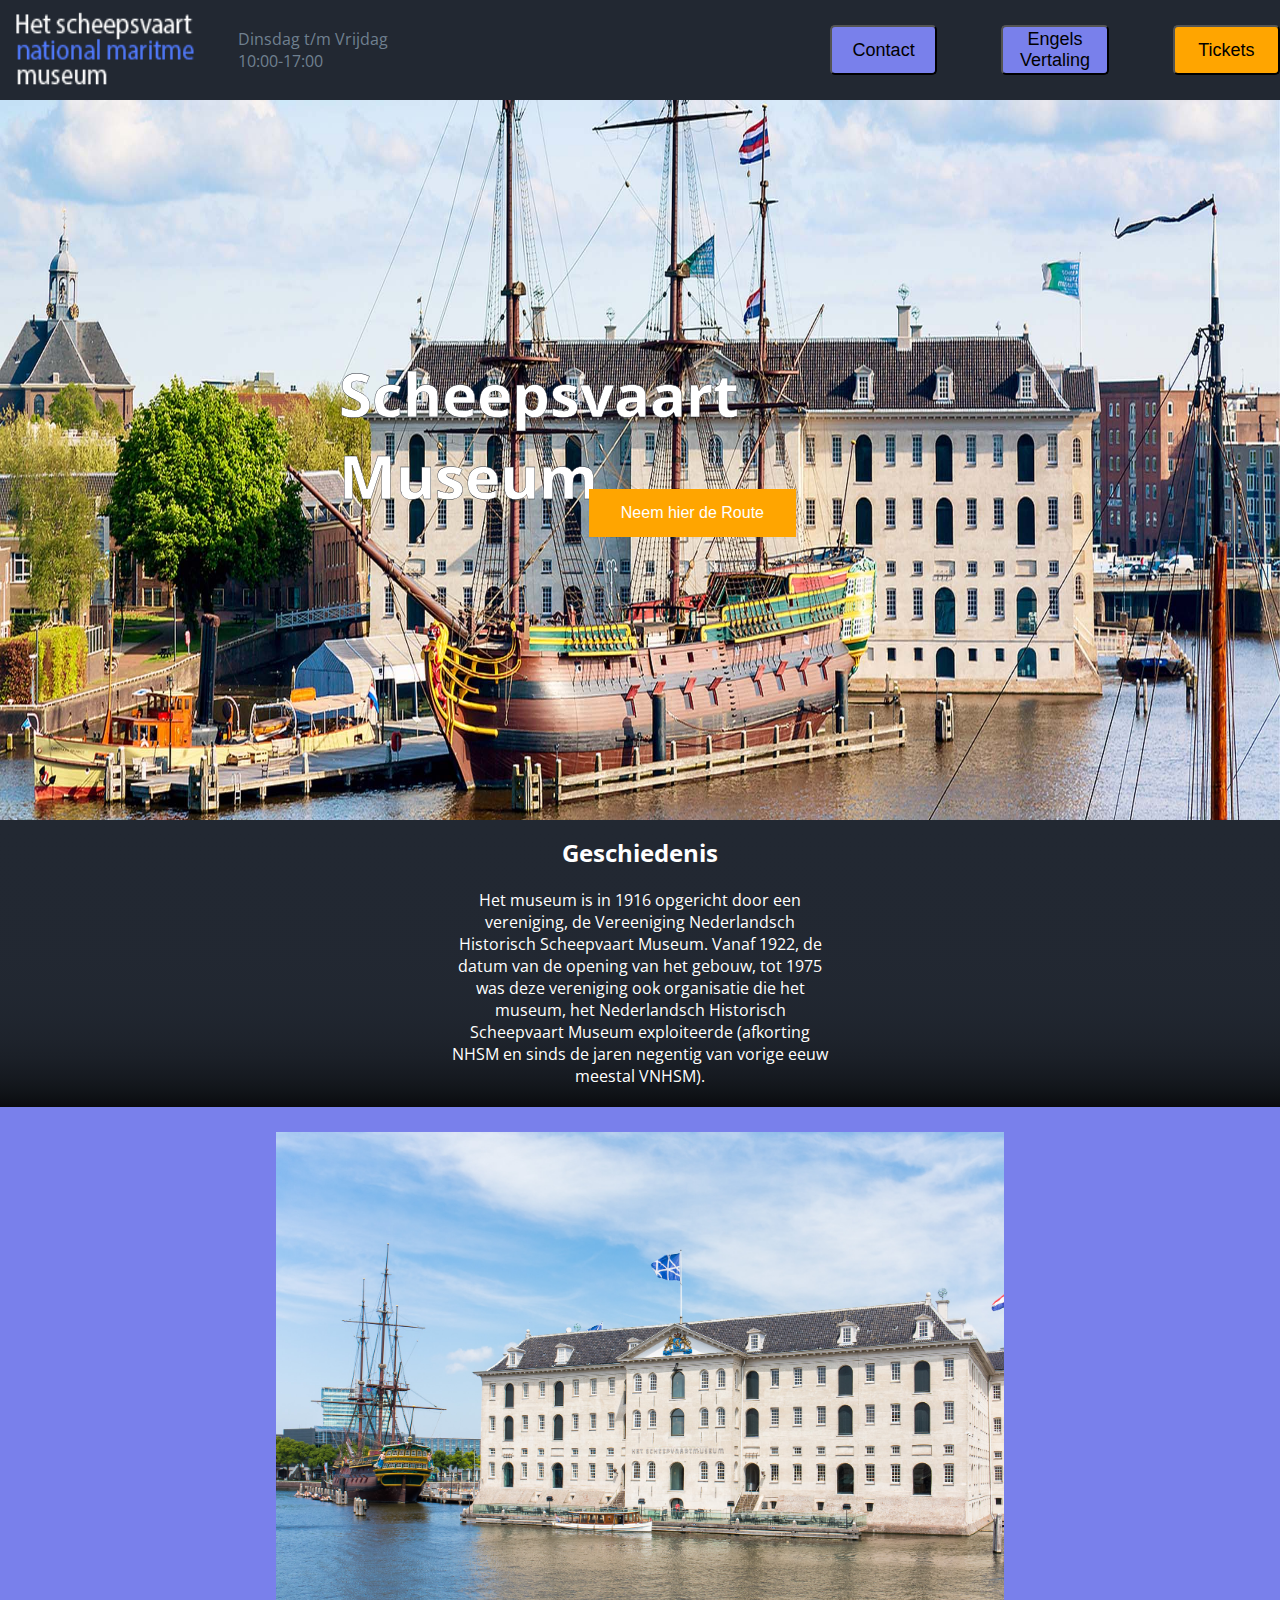
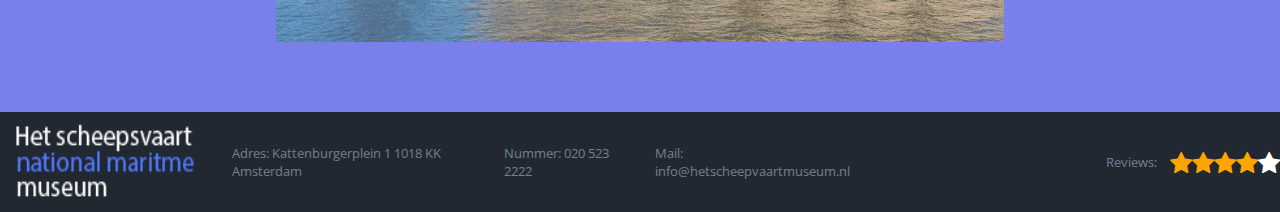
<file: web/index.html>
<!DOCTYPE html>
<html lang="en">
<head>
    <meta charset="UTF-8">
    <meta http-equiv="X-UA-Compatible" content="IE=edge">
    <meta name="viewport" content="width=device-width, initial-scale=1.0">
    <link rel="preconnect" href="https://fonts.googleapis.com/%22%3E">
    <link rel="preconnect" href="https://fonts.gstatic.com/crossorigin">
    <link rel="stylesheet" href="https://cdnjs.cloudflare.com/ajax/libs/font-awesome/4.7.0/css/font-awesome.min.css">
    <link href="https://fonts.googleapis.com/css2?family=Open+Sans:ital,wght@0,400;0,500;1,400&display=swap" rel="stylesheet">
    <link rel="stylesheet" href="style.css">
    <title>BO-Museum_Online</title>
</head>
<body>

    <header>
        <img id= "fotoheader" src="img/museumlogo.png" alt="Foto scheepsvaart museum">
 
        <p id= "openingstijden">Dinsdag t/m Vrijdag 10:00-17:00</p>
 
        <button class= "knop" id= "contact" onclick="window.scrollTo(0,document.body.scrollHeight);">Contact</button>
        <button class= "knop" id= "route"><a href="engels.html">Engels Vertaling</a></button>
        <button class= "knop" id= "tickets" onclick="window.open('https://tickets.hetscheepvaartmuseum.nl/nl/tickets')">Tickets</button>
   
    </header>
 
    <div id="centered">
        <h1 >Scheepsvaart Museum</h1>
    </div>
    <button id= "knoproute"><a href="route.html">Neem hier de Route</a></button>
    <img class="Frontfoto" src="img/scheepvaartmuseum.jpg" alt="Foto van het scheepsvaart museum met de boot">
 
    <article class="textbox">
        <h2>Geschiedenis</h2>
        <p>Het museum is in 1916 opgericht door een vereniging, de Vereeniging
            Nederlandsch Historisch Scheepvaart Museum. Vanaf 1922, de
            datum van de opening van het gebouw, tot 1975 was deze vereniging
            ook organisatie die het museum, het Nederlandsch Historisch
            Scheepvaart Museum exploiteerde (afkorting NHSM en sinds de
            jaren negentig van vorige eeuw meestal VNHSM).</p>
    </article>


    <div id="slideshow">
        <div class="slide-wrapper">

        <!-- Define each of the slides
         and write the content -->

            <div class="slide">
                <img class= "fotoslide2" src="img/FotoSlide1.jpg" alt="FotoMuseum1">
            </div>
            <div class="slide">
                <img class= "fotoslide2" src="img/fotoslide2.jpg" alt="">
            </div>
            <div class="slide">
                <img class= "fotoslide2" src="img/fotoslide3.jpg" alt="">
            </div>
            <div class="slide">
                <img class= "fotoslide2" src="img/fotoslide4.jpg" alt="">
            </div>
            <div class="slide">
                <img class= "fotoslide2" src="img/fotoslide5.jpg" alt="">
            </div>
        </div>
    </div>
 
    <footer>
        <img id= "footerfoto" src="img/museumlogo.png" alt="Foto scheepsvaart museum">
        <p id= "contactgegevens1">
            Adres:
            Kattenburgerplein 1
            1018 KK Amsterdam
        </p>
        <p id= "contactgegevens2">
            Nummer: 020 523 2222
        </p>
        <p id= "contactgegevens3">
            Mail: info@hetscheepvaartmuseum.nl
        </p>

        <p id= "revieuwp">Reviews:</p>

        <span class="fa fa-star checked"></span>
        <span class="fa fa-star checked"></span>
        <span class="fa fa-star checked"></span>
        <span class="fa fa-star checked"></span>
        <span class="fa fa-star"></span>

    </footer>
</body>
</html>
</file>
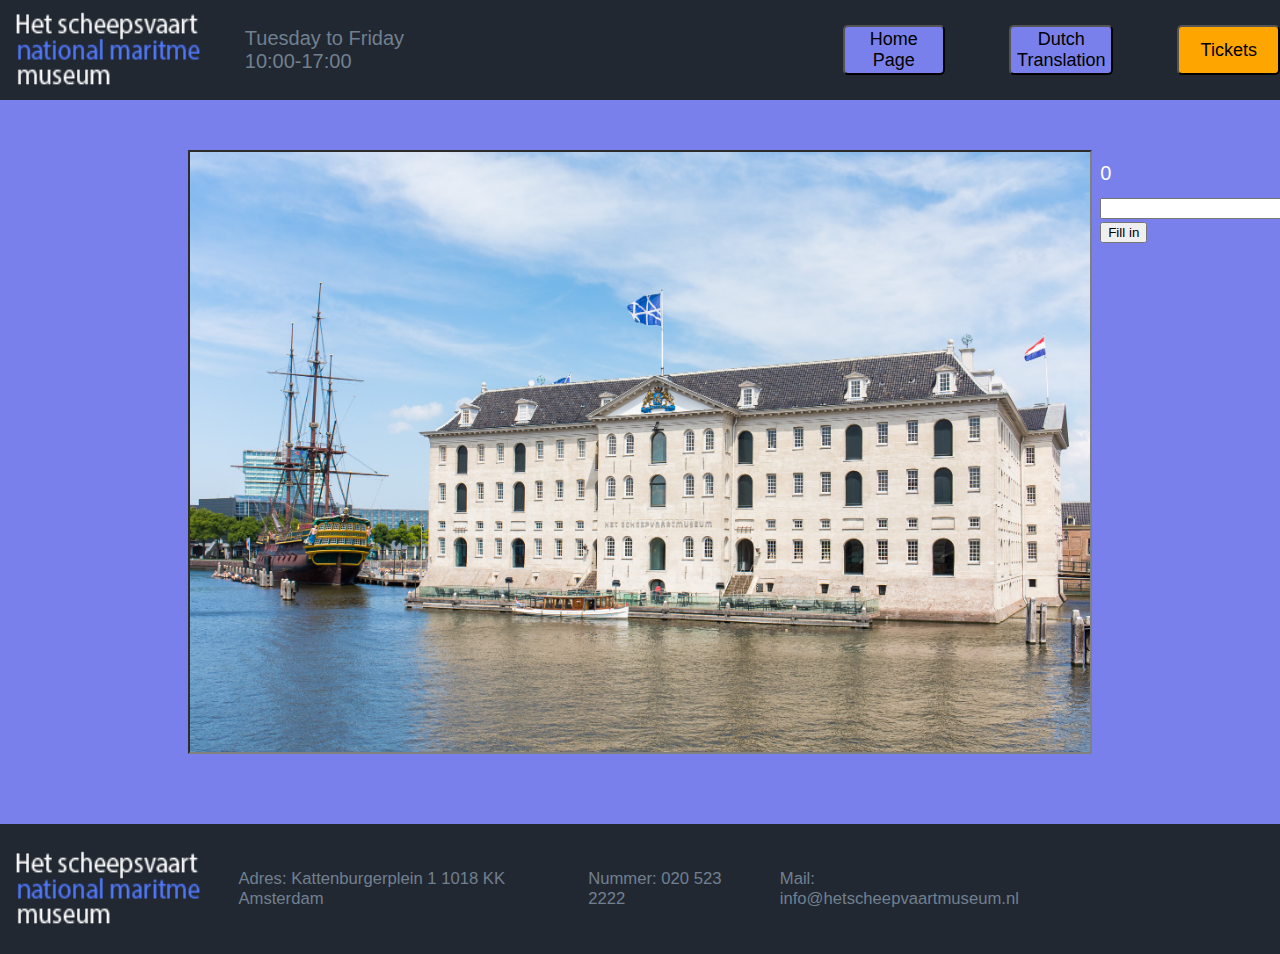
<file: web/engels-route.html>
<!DOCTYPE html>
<html lang="en">
<head>
    <meta charset="UTF-8">
    <meta http-equiv="X-UA-Compatible" content="IE=edge">
    <meta name="viewport" content="width=device-width, initial-scale=1.0">
    <title>Scheepsvaart Museum Interactive Route</title>
    <link rel="stylesheet" href="style-route.css">
</head>

<body>
    <header>
        <img id= "fotoheader" src="img/museumlogo.png" alt="Foto scheepsvaart museum">
    
        <p id= "openingstijden">Tuesday to Friday 10:00-17:00</p>
    
        <button class= "knop" id= "contact"><a href="index.html">Home Page</a></button>
        <button class= "knop" id= "route"><a href="route.html">Dutch Translation</a></button>
        <button class= "knop" id= "tickets" onclick="window.open('https://tickets.hetscheepvaartmuseum.nl/nl/tickets')">Tickets</button>
    
    </header>
    
    <div id="container">
        <img id="myImage" src="img/FotoSlide1.jpg" height="600px" alt="foto sb">
        <div id="myInteraction">
            <div id="myTitle">Fill in the number of how far you are!</div>
            <input type="text" id="myInput" autocomplete="off">
            <input type="button" value="Fill in" onclick= "getInput()">
        </div>
    </div>
    
    <footer>
        <img id= "footerfoto" src="img/museumlogo.png" alt="Foto scheepsvaart museum">
        <p id= "contactgegevens1">
            Adres:
            Kattenburgerplein 1
            1018 KK Amsterdam
        </p>
        <p id= "contactgegevens2">
            Nummer: 020 523 2222
        </p>
        <p id= "contactgegevens3">
            Mail: info@hetscheepvaartmuseum.nl
        </p>
    </footer>
    <script src="script-route.js"></script>
</body>
</html>
</file>
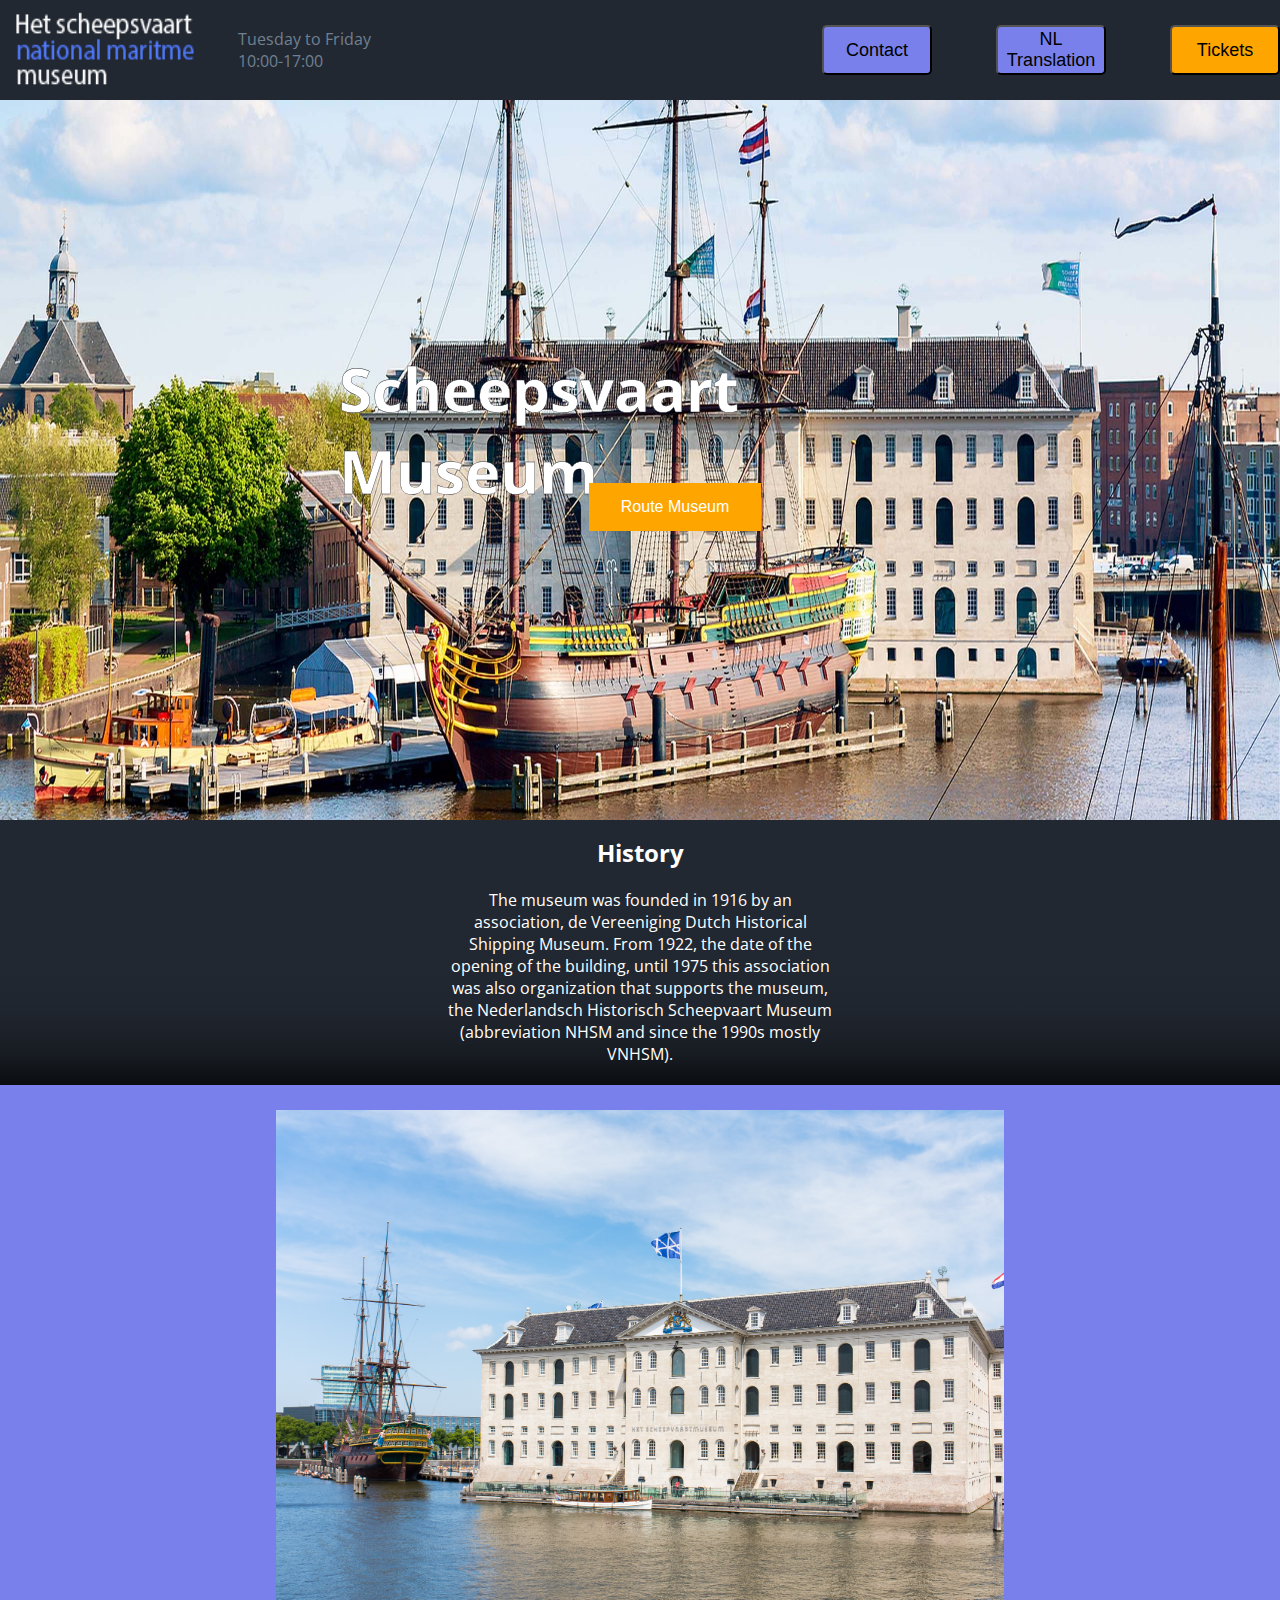
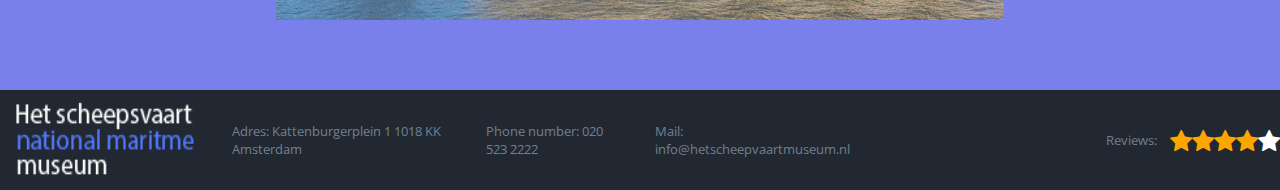
<file: web/engels.html>
<!DOCTYPE html>
<html lang="en">
<head>
    <meta charset="UTF-8">
    <meta http-equiv="X-UA-Compatible" content="IE=edge">
    <meta name="viewport" content="width=device-width, initial-scale=1.0">
    <link rel="preconnect" href="https://fonts.googleapis.com/%22%3E">
    <link rel="preconnect" href=https://fonts.gstatic.com/ crossorigin>
    <link rel="stylesheet" href="https://cdnjs.cloudflare.com/ajax/libs/font-awesome/4.7.0/css/font-awesome.min.css">
    <link href="https://fonts.googleapis.com/css2?family=Open+Sans:ital,wght@0,400;0,500;1,400&display=swap" rel="stylesheet">
    <link rel="stylesheet" href="style.css">
    <title>BO-Museum_Online</title>
</head>
<body>

    <header>
        <img id= "fotoheader" src="img/museumlogo.png" alt="Foto scheepsvaart museum">
 
        <p id= "openingstijden">Tuesday to Friday 10:00-17:00</p>
 
        <button class= "knop" id= "contact" onclick="window.scrollTo(0,document.body.scrollHeight);">Contact</button>
        <button class= "knop" id= "route"><a href="index.html">NL Translation</a></button>
        <button class= "knop" id= "tickets" onclick='window.open("https://tickets.hetscheepvaartmuseum.nl/nl/tickets")'>Tickets</button>
   
    </header>
 

    <div id="centered">
        <h1 >Scheepsvaart Museum</h1>
    </div>
    <button id= "knoproute"><a href="route.html">Route Museum</a></button>
    <img class="Frontfoto" src="img/scheepvaartmuseum.jpg" alt="A picture of a famous boat at the museum.">
 
    <article class="textbox">
        <h2>History</h2>
        <p>The museum was founded in 1916 by an association, de Vereeniging
            Dutch Historical Shipping Museum. From 1922, the
            date of the opening of the building, until 1975 this association was
            also organization that supports the museum, the Nederlandsch Historisch
            Scheepvaart Museum (abbreviation NHSM and since the
            1990s mostly VNHSM).</p>
    </article>


    <div id="slideshow">
        <div class="slide-wrapper">

        <!-- Define each of the slides
         and write the content -->

            <div class="slide">
                <img class= "fotoslide2" src="img/FotoSlide1.jpg" alt="">
            </div>
            <div class="slide">
                <img class= "fotoslide2" src="img/fotoslide2.jpg" alt="">
            </div>
            <div class="slide">
                <img class= "fotoslide2" src="img/fotoslide3.jpg" alt="">
            </div>
            <div class="slide">
                <img class= "fotoslide2" src="img/fotoslide4.jpg" alt="">
            </div>
            <div class="slide">
                <img class= "fotoslide2" src="img/fotoslide5.jpg" alt="">
            </div>
        </div>
    </div>
 
    <footer>
        <img id= "footerfoto" src="img/museumlogo.png" alt="Foto scheepsvaart museum">
        <p id= "contactgegevens1">
            Adres:
            Kattenburgerplein 1
            1018 KK Amsterdam
        </p>
        <p id= "contactgegevens2">
            Phone number: 020 523 2222
        </p>
        <p id= "contactgegevens3">
            Mail: info@hetscheepvaartmuseum.nl
        </p>

        <p id= "revieuwp">Reviews:</p>

        <span class="fa fa-star checked"></span>
        <span class="fa fa-star checked"></span>
        <span class="fa fa-star checked"></span>
        <span class="fa fa-star checked"></span>
        <span class="fa fa-star"></span>

    </footer>
</body>
</html>
</file>
<file: web/style.css>
*{
  margin: 0;
  padding: 0;
  box-sizing: border-box;
}

html {
    scroll-behavior: smooth;
  }

header{
    background-color: #222832;
    color: white;
    height: 100px;
    opacity: 100%;
    display: flex;
    align-items: center;
 
}

body{
    font-size: 16px;
    font-family: 'Open Sans', sans-serif;
    font-weight: 400px;
    background-color: rgb(121, 128, 235);
    min-height: 100vh;
    position: relative;
}

.knop{
    background-color: rgb(121, 128, 235);
    width: 150px;
    height: 50px;
    margin-left: 5%;
    font-size: large;
    cursor: pointer;
    border-radius: 5px;
 
}

body > header > button > a{
  text-decoration: none;
  color: black;
  
}

#tickets{
    background-color: orange;
    cursor: pointer;
}

#tickets.knop:hover{
    background-color: rgb(255, 188, 62);
}
 
.knop:hover{
    background-color: rgb(104, 152, 255);
}
 
#fotoheader{
    width: 200px;
    padding-left: 0.5%;
    height: 80px;

}
 
#openingstijden{
   font-size: 100%;
    padding-left: 3%;
    color: slategray;
    margin-right: 28%;
}
 
.frontBanner {
  display: flex;
  align-items: center;
  justify-content: center;
  position: relative;
}

.Frontfoto{
  height: 80vh;
  width: 100vw;

}

#knoproute {
  background-color: orange;
  border: none;
  color: white;
  padding: 15px 32px;
  text-align: center;
  text-decoration: none;
  font-size: 100%;
  transition: 0.1s transform;
  position: absolute;
  top: 27%;
  left: 46%;
  }

 #knoproute > a{
    text-decoration: none;
    color: white;
  }
 
#knoproute:hover{
    background-color: gray;
    border: 1px solid white;
    transform: scale(1.05);
    cursor: pointer;


}

#centered {
  position: absolute;
  top: 24%;
  left: 51%;
  transform: translate(-50%, -50%);
  font-size: 30px;
  -webkit-text-stroke: 0.35px #222832; /* stroke width and color */
  color: rgb(255, 255, 255);
  -webkit-font-smoothing: antialiased;
  font-weight: bold;  
}

.textbox{
  position: flex;
  text-align: center;
  justify-content: center;
  color: white;
  background: linear-gradient(#222832,90%, #090b0e);
  
}

.textbox > h2{
  margin-top: -5px;
  margin-bottom: 20px;
  padding-top: 16px;
}

.textbox > p{
  width: 30%;
  margin: 0 auto;
  margin-bottom: 25px;
  padding-bottom: 20px;
}

  /* Styling the area of the slides */
  #slideshow {
    overflow: hidden;
    height: 510px;
    width: 728px;
    margin: 0 auto;
  }
   
  /* Style each of the sides
  with a fixed width and height */
  .slide {
    float: left;
    height: 510px;
    width: 728px;
  }

  /* Add animation to the slides */
  .slide-wrapper {
     
  /* Calculate the total width on the
    basis of number of slides */
    width: calc(728px * 4);
   
  /* Specify the animation with the
    duration and speed */
    animation: slide 20s ease infinite;
  }
   
  /* Set the background color
  of each of the slides */
  .slide:nth-child(1) {
    background: green;
  }
   
  .slide:nth-child(2) {
    background: pink;
  }
   
  .slide:nth-child(3) {
    background: red;
  }
   
  .slide:nth-child(4) {
    background: yellow;
  }
   
  /* Define the animation
  for the slideshow */
  @keyframes slide {
     
  /* Calculate the margin-left for
    each of the slides */
    20% {
      margin-left: 0px;
    }
   
    40% {
      margin-left: calc(-728px * 1);
    }
   
    60% {
      margin-left: calc(-728px * 2);
    }
   
    80% {
      margin-left: calc(-728px * 3);
    }
  }
 
.fotoslide2{
    margin: auto;
    width: 106%;
}
 

 
footer{
    background-color: #222832;
    color: white;
    height: 100px;
    opacity: 100%;
    display: flex;
    align-items: center;
    margin-top: 70px;
 
}
 
 
#footerfoto{
    width: 200px;
    padding-left: 0.5%;
    height: 80px;
    font-size: smaller;
}
 
#contactgegevens1{
    padding-left: 2.5%;
    color: slategray;
    font-size: smaller;
}
 
#contactgegevens2{
    padding-left: 3%;
    color: slategray;
    font-size: smaller;
}
 
#contactgegevens3{
    padding-left: 3%;
    color: slategray;
    font-size: smaller;
    margin-right: 20%;
}
 
#revieuwp{
    color: slategray;
    font-size: smaller;
    margin-right: 1%;
}
 
 
.checked {
    color: orange;
    font-size: 150%;
    padding-top: 0.1%;
 
  }
 
  .fa-star{
      padding-top: 0.2%;
    font-size: 150%;
  }
</file>
<file: web/style-route.css>
header{
    background-color: #222832;
    color: white;
    height: 100px;
    opacity: 100%;
    display: flex;
    align-items: center;
 
}

body{
    width: 100%;
    height: 100%;
    font-size: 20px;
    font-family: 'Open Sans', sans-serif;
    font-weight: 400px;
    margin: 0%;
    background-color: rgb(121, 128, 235);
}

.knop{
    background-color: rgb(121, 128, 235);
    width: 150px;
    height: 50px;
    margin-left: 5%;
    font-size: large;
    cursor: pointer;
    border-radius: 5px;
}

body > header > button > a{
    text-decoration: none;
    color: black;
    
  }

  #tickets{
    background-color: orange;
    cursor: pointer;
}

#tickets.knop:hover{
    background-color: rgb(255, 188, 62);
}
 
.knop:hover{
    background-color: rgb(104, 152, 255);
}
 
#fotoheader{
    width: 200px;
    padding-left: 0.5%;
    height: 80px;
}

#openingstijden{
    padding-left: 3%;
    color: slategray;
    margin-right: 28%;
}

#container{
    background-color: aliceblue;
    width: 900px;
    height: 600px;
    margin: 50px auto auto auto;
    display: grid;
    grid-template-columns: auto auto;
    border: inset 2px gray;
}

#myInteraction{
    padding: 10px;
}

#myTitle{
    margin-bottom: 10px;
    color: white;
}

footer{
    background-color: #222832;
    color: white;
    height: 130px;
    opacity: 100%;
    display: flex;
    align-items: center;
    margin-top: 70px;
 
}

.directionbuttons{
    position: absolute;
    top: 300px;
    right: 130px;
    border: none;
    text-decoration: none;
    transform: scale(120%);
}
 
#footerfoto{
    width: 200px;
    padding-left: 0.5%;
    height: 80px;
    font-size: smaller;
}
 
#contactgegevens1{
    padding-left: 2.5%;
    color: slategray;
    font-size: smaller;
}
 
#contactgegevens2{
    padding-left: 3%;
    color: slategray;
    font-size: smaller;
}
 
#contactgegevens3{
    padding-left: 3%;
    color: slategray;
    font-size: smaller;
    margin-right: 20%;
}

.container{
    width: 100%;
    height: 40vh;
    display: flex;
    align-items:  center;
    justify-content: center;
}

.feedbackbox{
    background: #222832;
    padding: 50px 100px;
    border-radius: 10px;
    display: flex;
    flex-direction: column;
    align-items: center;
    border: 12px solid #222832;
}

.emoji{
    width: 100px;
    height: 100px;
    border-radius: 50%;
    margin-bottom: 30px;
    overflow: hidden;
}

.emoji img{
    width: 80px;
    margin: 0 10px;
}

#emoji{
    display: flex;
    align-items: center;
    transform: translateX(-400px);
    transition: 0.3s;
}

.rating .fas{
    font-size: 40px;
    color:#e4e4e4; 
    cursor: pointer;
}

article{
    display: flex;
    justify-content: center;
}

.hader2{
    margin-top: 5%;
    color: white;
}
</file>
